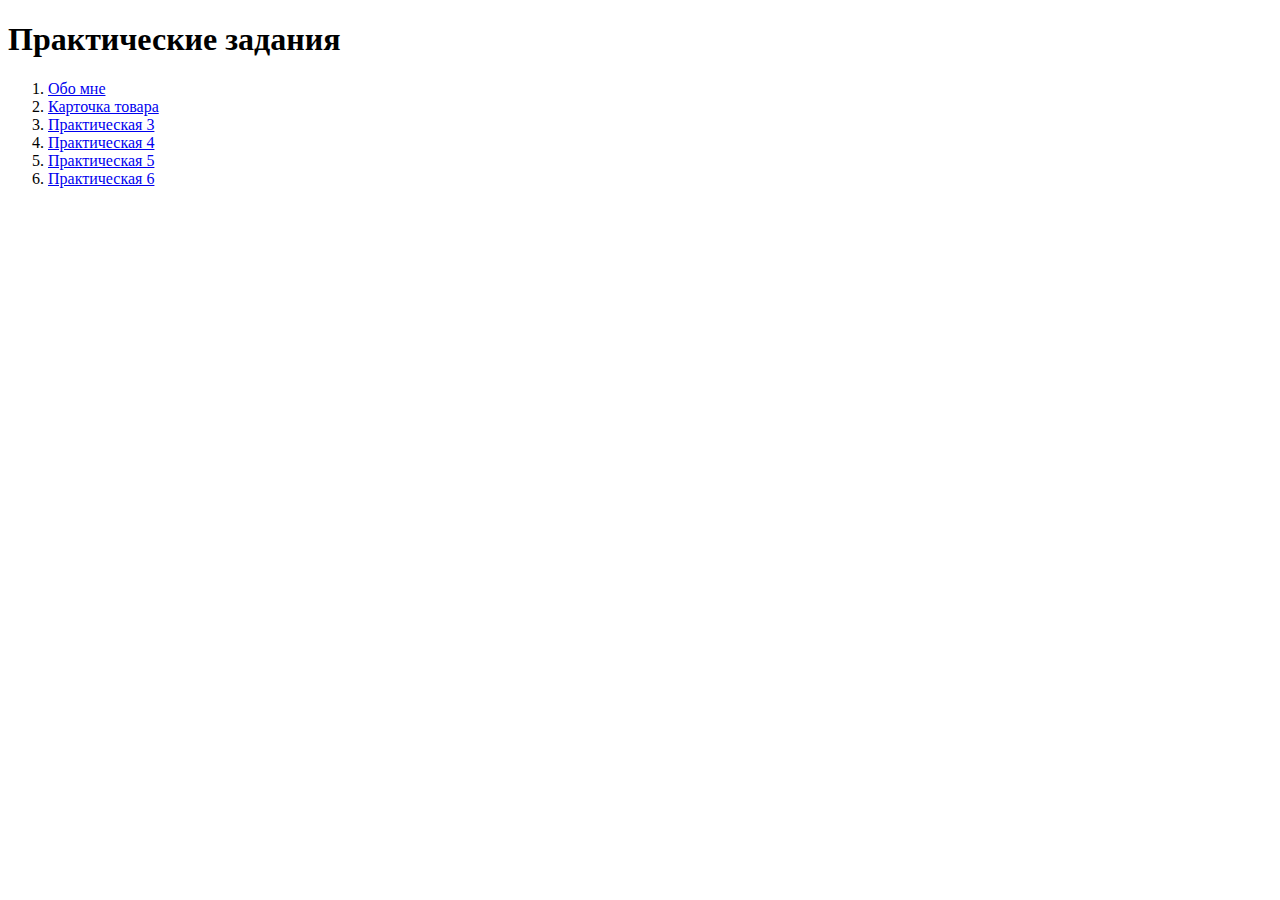
<file: first_project/index.html>
<!DOCTYPE html>
<html lang="ru">
<head>
    <meta charset="UTF-8">
    <meta name="viewport" content="width=device-width, initial-scale=1.0">
    <title>Первое задание</title>
</head>
<body>
    <h1>Практические задания</h1>
<ol>
   <li><a href="task1.html">Обо мне</a></li>
   <li><a href="task2.html">Карточка товара</a></li>
   <li><a href="task3.html">Практическая 3</a></li>
   <li><a href="task4\task4.html">Практическая 4</a></li>
   <li><a href="task5new.html">Практическая 5</a></li>
   <li><a href="task5\task5.html">Практическая 6</a></li>
   

</ol>
</body>
</html>
</file>
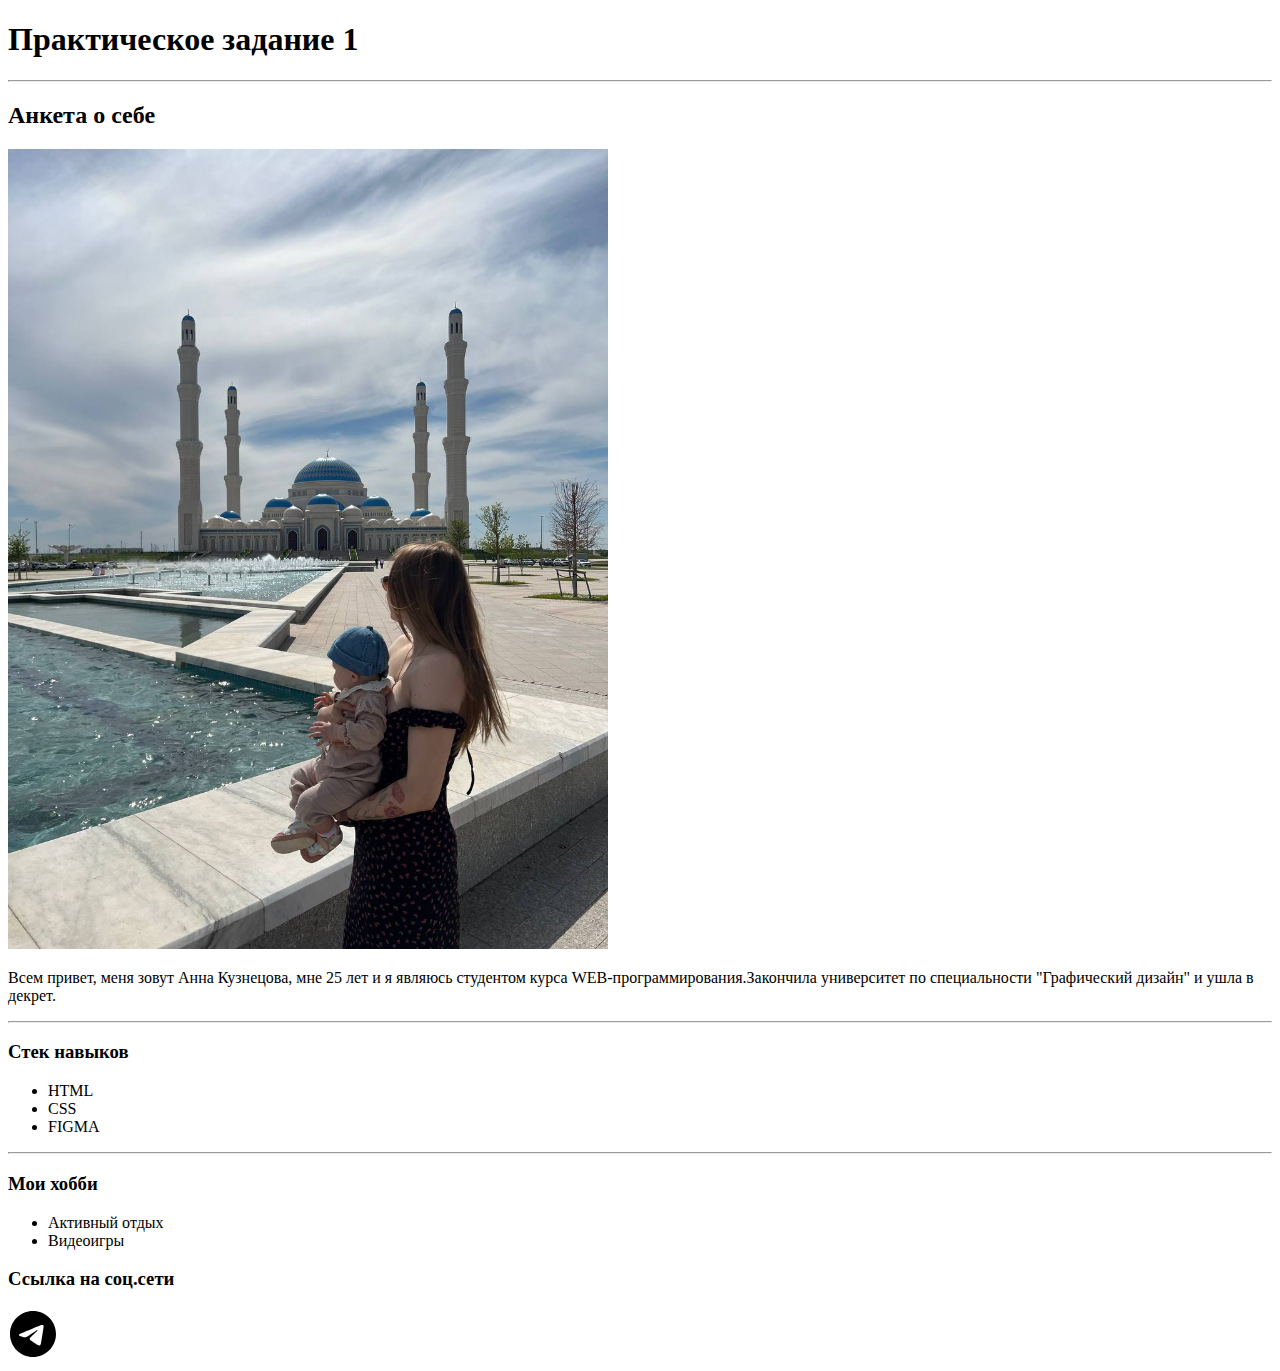
<file: first_project/task1.html>
<!DOCTYPE html>
<html lang="ru">
<head>
    <meta charset="UTF-8">
    <meta name="viewport" content="width=device-width, initial-scale=1.0">
    <title>Document</title>
</head>
<body>
    <h1>Практическое задание 1</h1>
    <hr>
    <h2>Анкета о себе</h2>
    <img src="img/photo_2025-05-28_18-11-34.jpg" width="600px" alt="Фото">
    <p>Всем привет, меня зовут Анна Кузнецова, мне 25 лет и я являюсь студентом курса WEB-программирования.Закончила университет по специальности "Графический дизайн" и ушла в декрет. </p>
    <hr>
    <h3>Стек навыков</h3>
    <ul>
        <li>HTML</li>
        <li>CSS</li>
        <li>FIGMA</li>
    </ul>
    <hr>
    <h3>Мои хобби</h3>
    <ul>
        <li>Активный отдых</li>
        <li>Видеоигры</li>
    </ul>
    <h3>Ссылка на соц.сети</h3>
    <a href="https://t.me/alisweb9"><img src="img/icons8-телеграм.svg"></a>
</body>
</html>
</file>
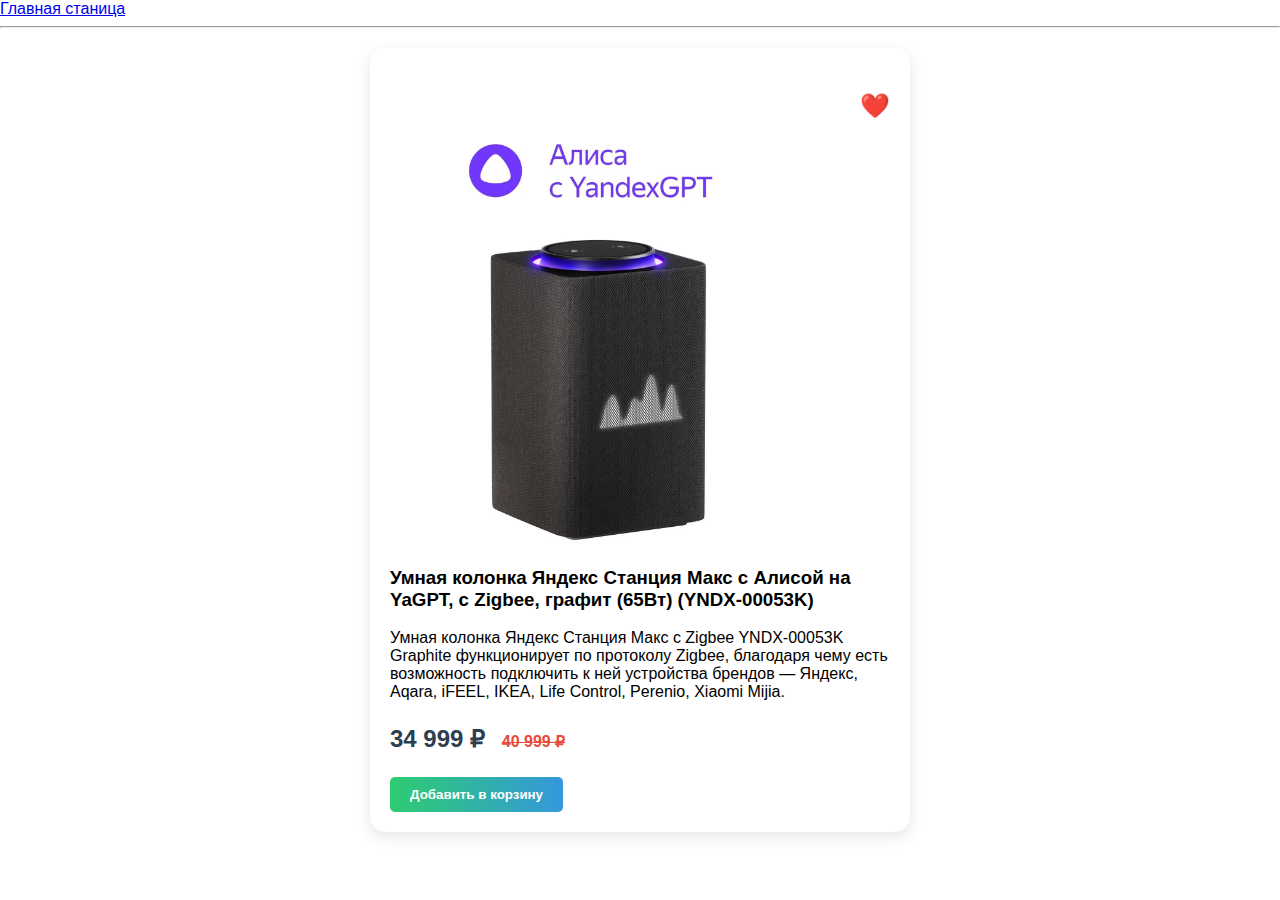
<file: first_project/task2.html>
<!DOCTYPE html>
<html lang="ru">

<head>
    <meta charset="UTF-8">
    <meta name="viewport" content="width=device-width, initial-scale=1.0">
    <title>Карточка товара</title>
    <link rel="stylesheet" href="task2.css">
</head>

<body><a href="index.html">Главная станица</a> 
    <hr>
    <div class="card">
        <p class="favorite"> 
            <a href="#">❤️</a>
        </p>
        <img src="img\400175766bb.avif" alt="Колонка" width="400px">
        <h3>Умная колонка Яндекс Станция Макс с Алисой на YaGPT, с Zigbee, графит (65Вт) (YNDX-00053K)</h3>
        <p class="info">Умная колонка Яндекс Станция Макс с Zigbee YNDX-00053K Graphite функционирует по протоколу
            Zigbee, благодаря
            чему есть возможность подключить к ней устройства брендов — Яндекс, Aqara, iFEEL, IKEA, Life Control,
            Perenio, Xiaomi Mijia.</p>
        <p class="price">34 999 ₽ <span class="sale"> 40 999 ₽</span> </p>
        <button>Добавить в корзину</button>

    </div>
</body>

</html>
</file>
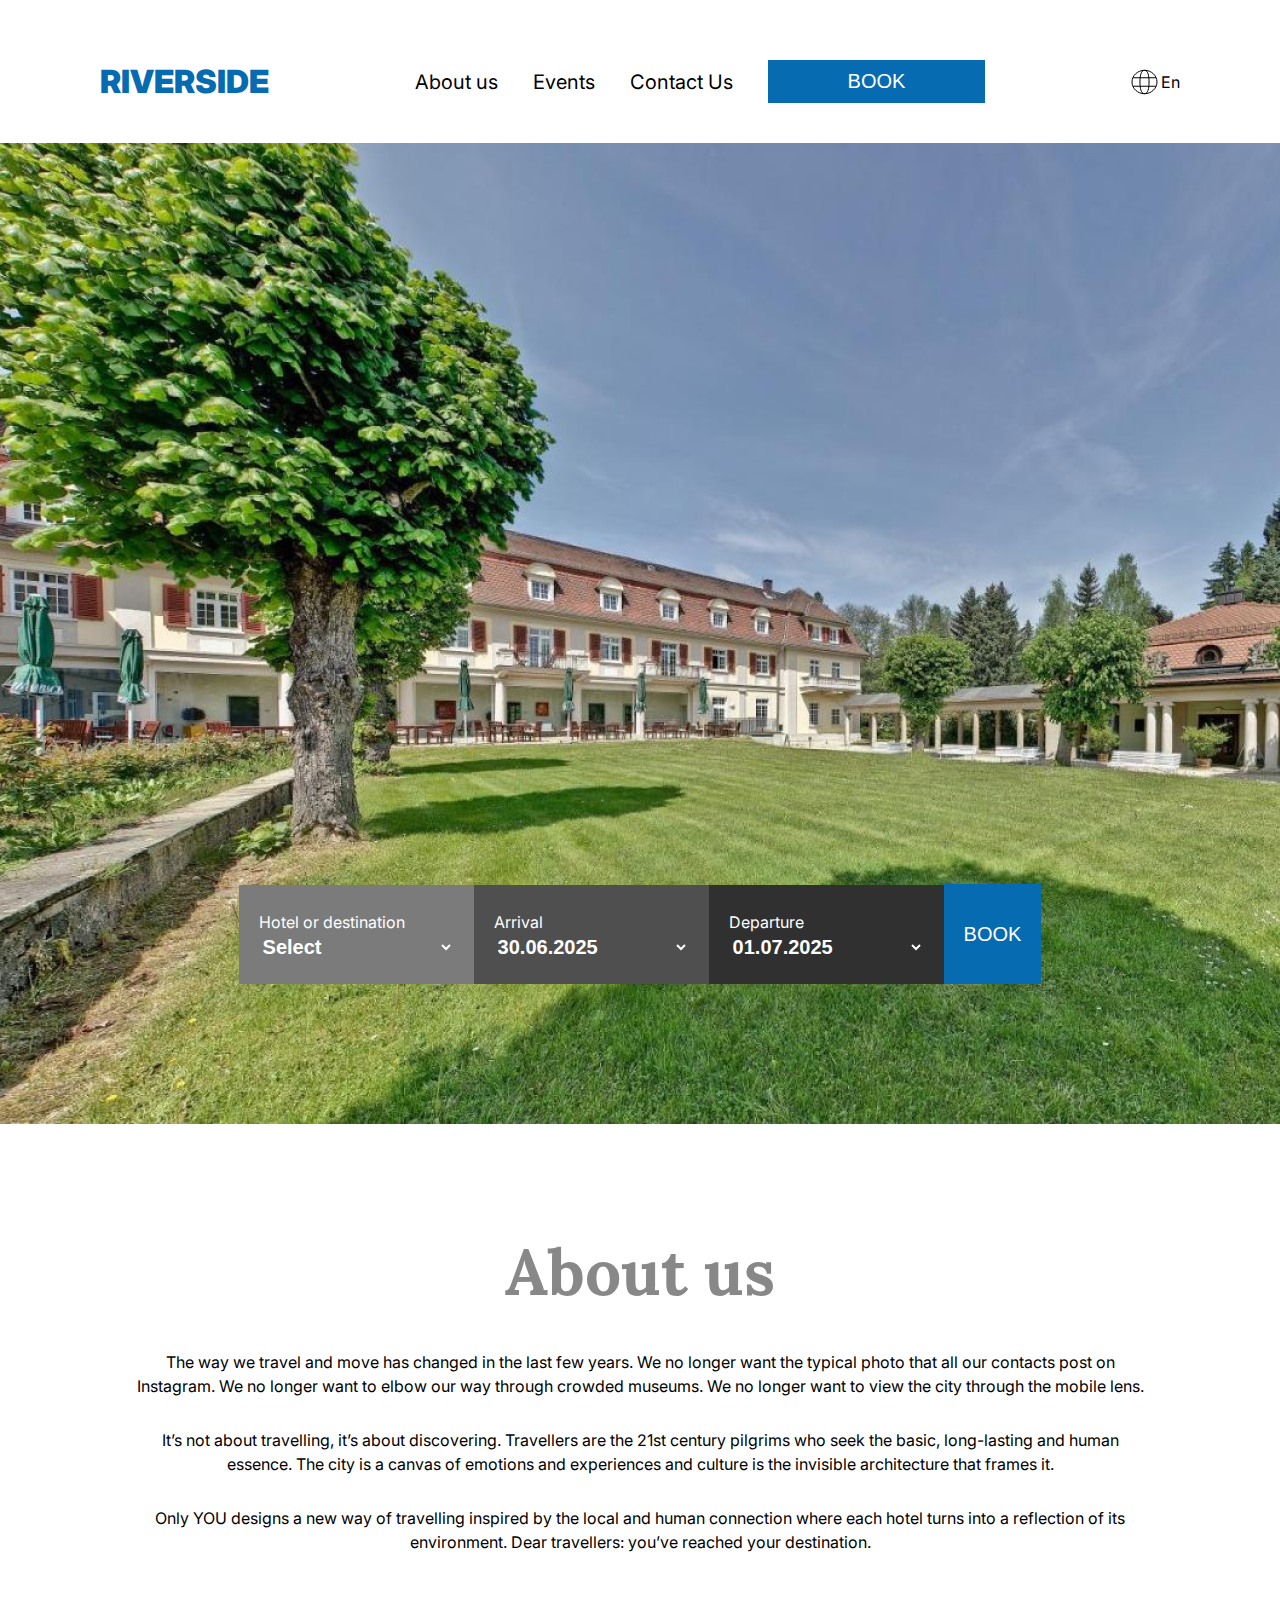
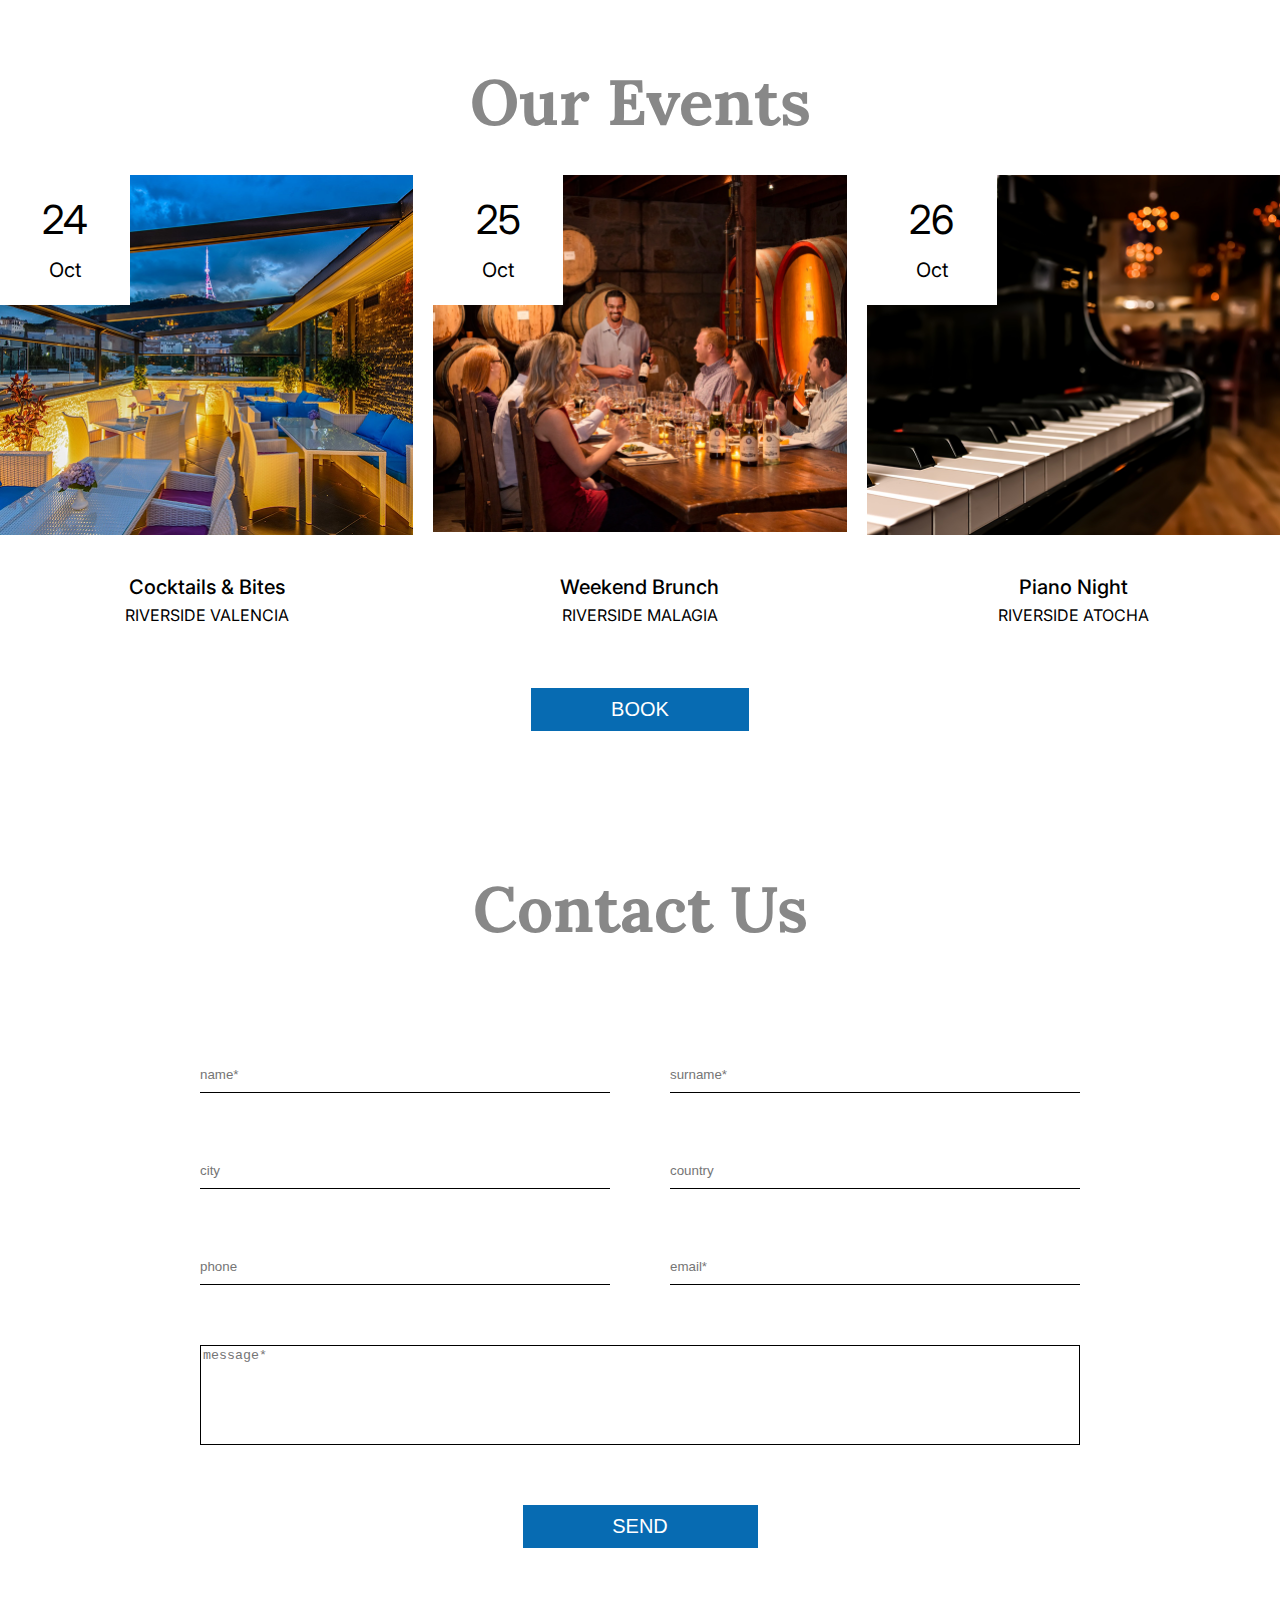
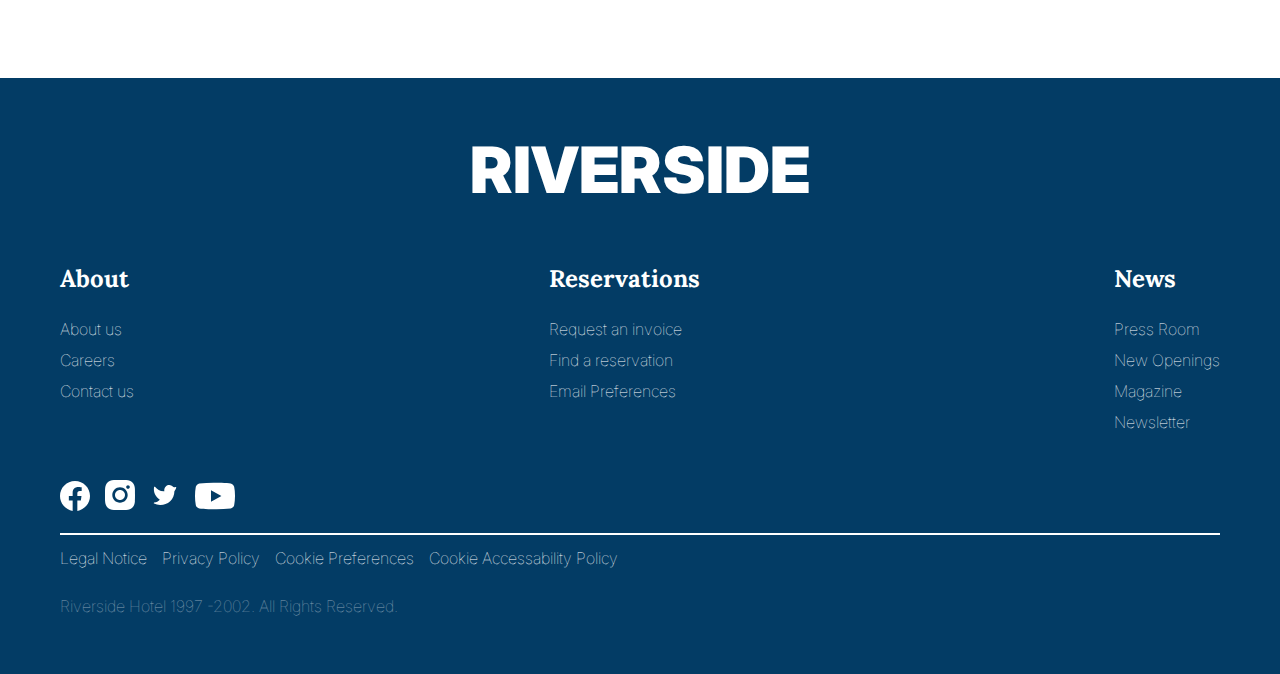
<file: first_project/task4/task4.html>
<!DOCTYPE html>
<html lang="en">

<head>
    <meta charset="UTF-8">
    <meta name="viewport" content="width=device-width, initial-scale=1.0">
    <title>Document</title>
    <link rel="stylesheet" href="css/reset.css">
    <link rel="stylesheet" href="css/task4.css">
</head>

<body>
    <header>
        <button class="burger-btn">
            <img src="images/icons/burger-menu.svg" alt="">
        </button>
        <a href="task4.html" class="logo">
            Riverside
        </a>
        <nav>
            <a href="#">About us</a>
            <a href="#">Events</a>
            <a href="#">Contact Us</a>
            <button>book</button>
        </nav>
        <div class="lang">
            <img src="images/icons/lang.svg" alt="Логотип">
            <p>En</p>
        </div>
    </header>
    <main>
        <section class="hero">
            <div class="hero-choose">
                <h4>Hotel or destination</h4>
                <select name="" id="">
                    <option value="">Select</option>
                </select>
            </div>
            <div class="hero-choose">
                <h4>Arrival</h4>
                <select name="" id="">
                    <option value="">30.06.2025</option>
                </select>
            </div>
            <div class="hero-choose">
                <h4>Departure</h4>
                <select name="" id="">
                    <option value="">01.07.2025</option>
                </select>
            </div><button>book</button>
        </section>
        <section class="about-us">
            <h2 id="about-us">About us</h2>
            <p>The way we travel and move has changed in the last few years. We no longer want the typical photo that
                all our contacts post on Instagram. We no longer want to elbow our way through crowded museums. We no
                longer want to view the city through the mobile lens.</p>

            <p>It’s not about travelling, it’s about discovering. Travellers are the 21st century pilgrims who seek the
                basic, long-lasting and human essence. The city is a canvas of emotions and experiences and culture is
                the invisible architecture that frames it.</p>

            <p> Only YOU designs a new way of travelling inspired by the local and human connection where each hotel
                turns into a reflection of its environment. Dear travellers: you’ve reached your destination.</p>
        </section>
        <section class="our-events">
            <h2 id="our-events">Our Events</h2>
            <div class="cards">
                <div class="card">
                    <img src="images/cards/card-1.png" alt="">
                    <div class="card-body">
                        <h4>Cocktails & Bites</h4>
                        <p>Riverside Valencia</p>
                    </div>
                    <div class="card-date">
                        <span class="card-date-day">24</span>
                        <br>Oct
                    </div>
                </div>

                <div class="card">
                    <img src="images/cards/card-2.png" alt="">
                    <div class="card-body">
                        <h4>Weekend Brunch</h4>
                        <p>Riverside Malagia</p>
                    </div>
                    <div class="card-date">
                        <span class="card-date-day">25</span>
                        <br>Oct
                    </div>
                </div>

                <div class="card">
                    <img src="images/cards/card-3.png" alt="">
                    <div class="card-body">
                        <h4>Piano Night</h4>
                        <p>Riverside Atocha</p>
                    </div>
                    <div class="card-date">
                        <span class="card-date-day">26</span>
                        <br>Oct
                    </div>
                </div>
            </div>
            <button>BOOK</button>
        </section>
        <section class="contact-us">
            <h2 id="contact-us">Contact Us</h2>
            <form action="" class="contact-form">
                <div class="contact-form-field">
                    <input type="text" placeholder="name*" required>
                    <input type="text" placeholder="surname*" required>
                    <input type="text" placeholder="city">
                    <input type="text" placeholder="country">
                    <input type="tel" placeholder="phone">
                    <input type="email" placeholder="email*" required>
                </div>
                <textarea name="" id="" required placeholder="message*"></textarea>
                <button>Send</button>
            </form>
        </section>
    </main>
    <footer>
        <section class="footer-body">
            <h3>Riverside</h3>
            <div class="footer-body-links">
                <ul>
                    <h4>About</h4>
                    <li><a href="#">About us</a></li>
                    <li><a href="#">Careers</a></li>
                    <li><a href="#">Contact us</a></li>
                </ul>

                <ul>
                    <h4>Reservations</h4>
                    <li><a href="#">Request an invoice</a></li>
                    <li><a href="#">Find a reservation</a></li>
                    <li><a href="#">Email Preferences</a></li>
                </ul>

                <ul>
                    <h4>News</h4>
                    <li><a href="#">Press Room</a></li>
                    <li><a href="#">New Openings</a></li>
                    <li><a href="#">Magazine</a></li>
                    <li><a href="#">Newsletter</a></li>
                </ul>

            </div>
            <div class="footer-social-media">
                <a href="#"><img src="images/icons/facebook.svg" alt=""></a>
                <a href="#"><img src="images/icons/instagram.svg" alt=""></a>
                <a href="#"><img src="images/icons/twitter.svg" alt=""></a>
                <a href="#"><img src="images/icons/youtube.svg" alt=""></a>
            </div>
            <div class="footer-policy">
                <a href="#">Legal Notice</a>
                <a href="#">Privacy Policy</a>
                <a href="#">Cookie Preferences</a>
                <a href="#">Cookie Accessability Policy</a>
            </div>
            <p class="rights">Riverside Hotel 1997 -2002. All Rights Reserved.</p>
        </section>
    </footer>

</body>

</html>
</file>
<file: first_project/task2.css>
body {
    margin: 0;
    padding: 0;
    font-family: Arial, Helvetica, sans-serif;
    box-sizing: border-box;
}

.card {
    max-width: 500px;
    width: 100%;
    background-color: white;
    padding: 20px;
    margin: 20px auto;
    border-radius: 15px;
    box-shadow: 0 5px 15px rgba(0, 0, 0, 0.1);
}
img {
    border-radius: 10px;
}

.price {
    font-size: 24px;
    font-weight: bold;
    color: #2c3e50;
}

button {
    padding: 10px 20px;
    border-radius: 5px;
    font-weight: bold;
    background: linear-gradient(to left, #3498db, #2ecc71);
    border: none;
    color: white;
    
}

button:hover {
    transition: transform 0.3s;
    transform: scale(1.05);
}

button:active {
    transition: opacity 0.3s;
    opacity: 0.8;
}

.sale {
    text-decoration: line-through;
    color: #e74c3c;
    font-size: 16px;
    margin-left: 10px;
}

.info {
    margin: 15px 0;
}
.favorite{
    font-size: 1.5em;
    cursor: pointer;
    text-align: right;
    
}
.favorite a{
    text-decoration: none
}
</file>
<file: first_project/task4/css/task4.css>
@import url('https://fonts.googleapis.com/css2?family=Inter:ital,opsz,wght@0,14..32,100..900;1,14..32,100..900&display=swap');
@import url('https://fonts.googleapis.com/css2?family=Lora:ital,wght@0,400..700;1,400..700&display=swap');

* {
    box-sizing: border-box;
}

body {
    font-family: "Inter", sans-serif;


}

header {
    max-width: 1500px;
    margin: 0 auto;
    padding: 60px 100px 40px;
    display: flex;
    align-items: center;
    justify-content: space-between;
}

a {
    text-decoration: none;
}

.logo {
    font-size: 32px;
    text-transform: uppercase;
    font-weight: 900;
    color: #076bb2;
}

nav {
    display: flex;
    align-items: center;
    gap: 35px;
}

nav a {
    color: black;
    font-size: 20px;
}

button {
    background: #076bb2;
    border: none;
    text-transform: uppercase;
    color: white;
    padding: 10px 80px;
    font-size: 20px;
    cursor: pointer;
}

.lang {
    display: flex;
    align-items: center;
    gap: 3px;
}

.burger-btn {
    background: transparent;
    padding: 0;
    display: none;
}

.hero {
    display: flex;
    height: 981px;
    background: url(../images/hero.png);
    background-size: cover;
    align-items: end;
    justify-content: center;
    padding-bottom: 140px;

}

.hero-choose {
    padding: 24px 20px;
    width: 235px;
    height: 99px;
    color: white;
    display: flex;
    flex-direction: column;
    justify-content: center;

}

.hero-choose:nth-child(1) {
    background: #7b7b7b;
}

.hero-choose:nth-child(2) {
    background: #504f4f;
}

.hero-choose:nth-child(3) {
    background: #303030;
}

.hero-choose h4 {
    line-height: 160%;
}

.hero-choose select {
    background: transparent;
    border: none;
    color: white;
    font-size: 20px;
    font-weight: 600;
}

.hero button {
    height: 100px;
    padding: 20px;
}

.about-us {
    margin: 100px auto;
    max-width: 1080px;
    padding: 0px 30px;
    line-height: 150%;
    text-align: center;
}

h2 {
    font-size: 64px;
    color: #888;
    font-family: "Lora", serif;
    font-weight: 700;
    line-height: 150%;
    text-align: center;
}

.about-us p {
    margin: 30px 0;
}

.cards {
    display: grid;
    grid-template-columns: repeat(3, 1fr);
    max-width: 1300px;
    margin: 25px auto;
    gap: 20px;


}

.our-events {
    text-align: center;
}

.card {
    position: relative;
}

.card-date {
    position: absolute;
    top: 0;
    left: 0;
    background: white;
    width: 130px;
    height: 130px;
    display: flex;
    align-items: center;
    justify-content: center;
    flex-direction: column;
    font-size: 20px;
}

.card-date-day {
    font-size: 40px;
}

.cards img {
    width: 100%;
    height: 360px;
    object-fit: cover;
}

.card-body {
    padding: 40px;
    text-align: center;
    display: flex;
    flex-direction: column;
    gap: 10px;
    text-transform: uppercase;
}

.card-body h4 {
    font-size: 20px;
    font-weight: 500;
    text-transform: none;
}

.contact-us {
    max-width: 940px;
    margin: 100px auto;
    padding: 30px;
}

.contact-form {
    display: flex;
    flex-direction: column;
    gap: 60px;

}

.contact-form-field {
    display: grid;
    grid-template-columns: repeat(2, 1fr);
    gap: 60px;
    margin-top: 100px;
}

.contact-form-field input {
    border: none;
    border-bottom: 1px solid black;
    padding: 10px 0px;
    outline: none;
}

.contact-form textarea{
    resize: none;
    height: 100px;
    border: 1px solid black;
    outline: none;
}

.contact-form button{
    width: 235px;
    display: block;
    margin: 0 auto;

}

footer{
    background: #033c65;
    padding: 60px;
}



.footer-body{
    max-width: 1160px ;
    margin: 0 auto;
    color: white;
}

.footer-body h3{
    color: white;
    font-size: 64px;
    text-align: center;
    text-transform: uppercase;
    font-weight: 900;
}

.footer-body-links{
    display: flex;
    justify-content: space-between;
    padding: 65px 0px 30px;
}

.footer-body-links ul{
    display: flex;
    flex-direction: column;
    gap: 15px;
}

.footer-body-links a{
    font-weight: 100;
    color: white;

}

.footer-body-links h4{
    margin-bottom: 15px;
    font-family: "Lora", serif;
    font-weight: 700;
    font-size: 24px;
}

.footer-social-media{
    display: flex;
    align-items: center;
    gap: 15px;
    margin: 20px 0px;
}

.footer-policy{
    display: flex;
    align-items: center;
    gap: 15px;
    border-top: 2px solid white;
    padding: 15px 0px 32px;
}

.footer-policy a{
 color: white;
 font-weight: 100;
}

.rights{
    font-weight: 100;
    opacity: 0.5;
}





@media screen and (max-width: 992px) {
    .burger-btn {
        display: block;
    }

    nav {
        display: none;
    }

    .cards {
        grid-template-columns: repeat(1, 1fr);
    }

    .card img {
        height: 60vw;
    }
}

@media screen and (max-width: 768px) {

    .hero {
        flex-direction: column;
        align-items: center;
        justify-content: end;
    }

    .hero button,
    .hero-choose {
        width: max(70%, 300px);
    }

    .contact-form-field{
        grid-template-columns: repeat(1, 1fr);
        gap: 30px;
        margin-top: 40px;
    }
    .contact-form{
        gap: 30px;
    }


}

@media screen and (max-width:550px) {
    .footer-body-links, .footer-policy, .footer-social-media, .rights{
        display: none;
    }
    .footer-body h3{
        font-size: 32px;
    }
}

@media screen and (max-width:450px) {
    header {
        padding: 30px;
    }

    .logo {
        font-size: 16px;
    }


    h2 {
        font-size: 20px;
    }

    .about-us p {
        font-size: 14px;
        margin: 14px 0px;
        color: #303030;
    }

    .card-date {
        width: 70px;
        height: 70px;
        font-size: 16px;
    }

    .card-date-day {
        font-size: 20px;
    }

}
</file>
